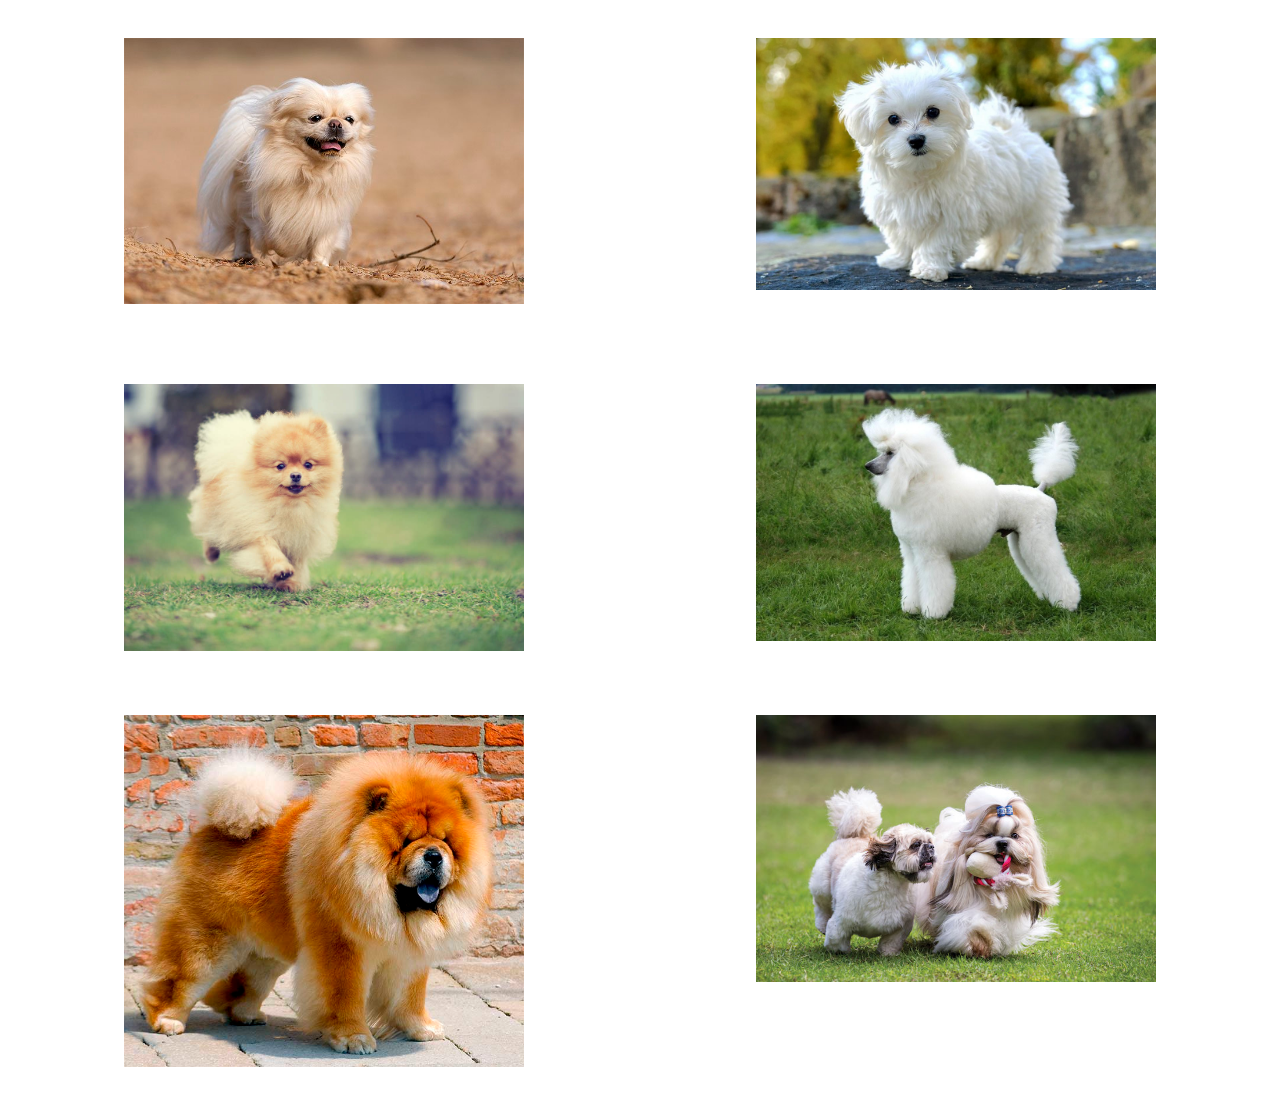
<file: Album/index.html>
<!DOCTYPE html>
<html lang="en">
<head>
    <meta charset="UTF-8">
    <meta name="viewport" content="width=device-width, initial-scale=1.0">
    <meta http-equiv="X-UA-Compatible" content="ie=edge">
    <link rel="stylesheet" href="style.css">
    <title>Album</title>
</head>
<body>
    <div class="column">
        <div class="row">
            <img src="dog1.jpg" alt="hund">
            <p></p>
        </div>
        <div class="row">
            <img src="dog2.jpg" alt="hund">
        </div>
        <div class="row">
            <img src="dog3.jpg" alt="hund">
        </div>
        <div class="row">
            <img src="dog4.jpg" alt="hund">
        </div>
        <div class="row">
            <img src="dog5.jpg" alt="hund">
        </div>
        <div class="row">
            <img src="dog6.jpg" alt="hund">
        </div>
     
    </div>
    
</body>
</html>
</file>
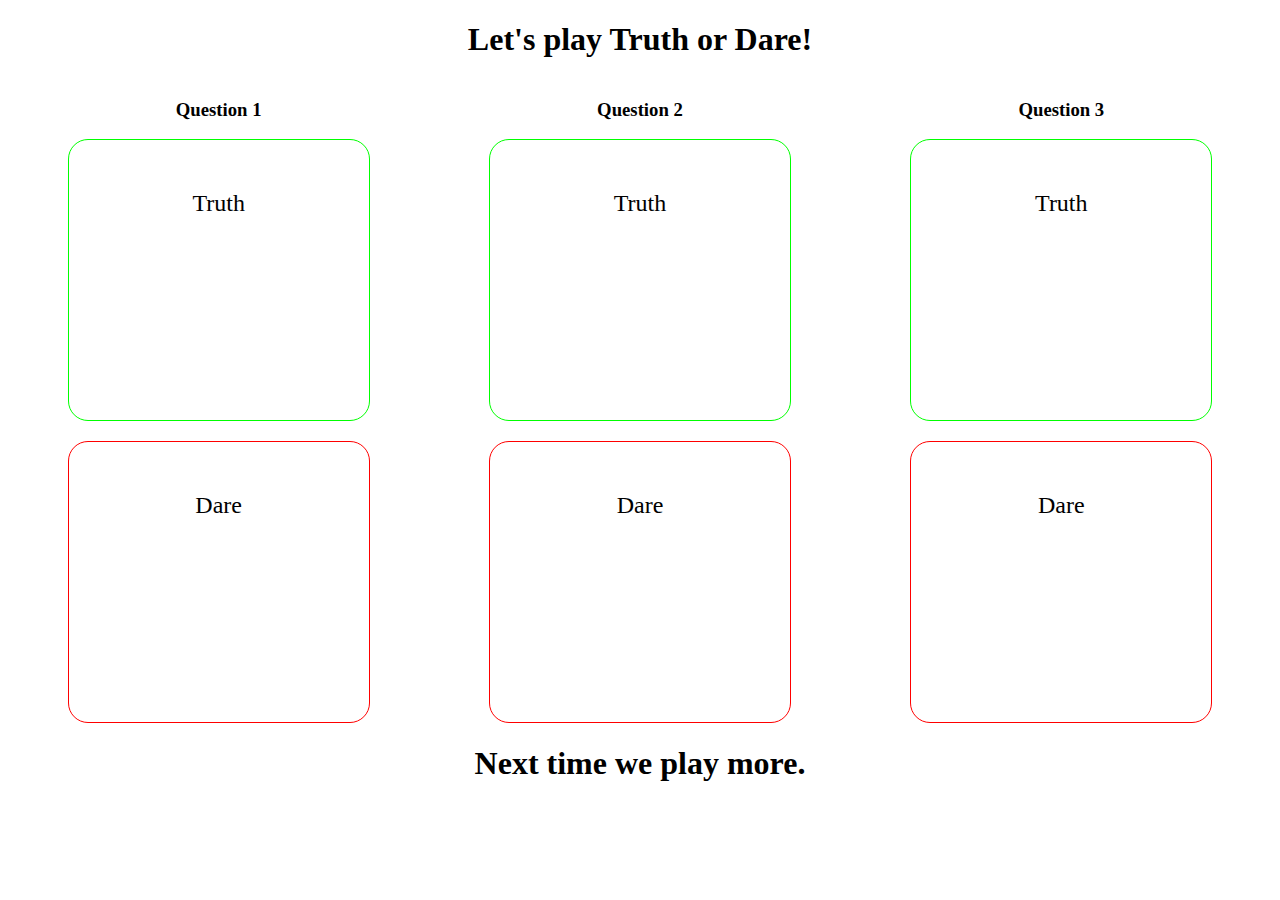
<file: trueordare Kopie.html>
<!DOCTYPE html>
<html lang="en">
<head>
    <meta charset="UTF-8">
    <meta name="viewport" content="width=device-width, initial-scale=1.0">
    <meta http-equiv="X-UA-Compatible" content="ie=edge">
    <title>true or dare</title>
    <link rel="stylesheet" href="styledare.css">
</head>
<body>
    <header>
        <h1>Let's play Truth or Dare!</h1>
    </header>
    <main>
        <div class="content">
            <div class="subject">
                <h3>Question 1</h3>
                <div class="hove" id="first" ><span>Truth</span>
                    <p>How your crush looks like</p> 
                </div>
                <div class="dare">
                    Dare
                    <p>Go and hug the Teacher</p>                    
                </div>
            </div>
            <div class="subject">
                <h3>Question 2</h3>
                <div class="hove" id="second"><span>Truth</span>
                    <p>Have you ever peed yourself?</p>
                </div>
                <div class="dare">
                    Dare
                    <p>Say laud that i am a looser</p>
                </div>
            </div>
            <div class="subject">
                <h3>Question 3</h3>
                <div class="hove" id="third"> <span>Truth</span>
                    <p>Do you ever talk to yourself in the mirror?</p>
                </div>
                <div class="dare">
                    Dare
                    <p>Make 10 push-ups.</p>
                </div>
            </div>
        </div>
    </main>
    <footer>
        <h1>Next time we play more.</h1>
    </footer>
    
</body>
</html>
</file>
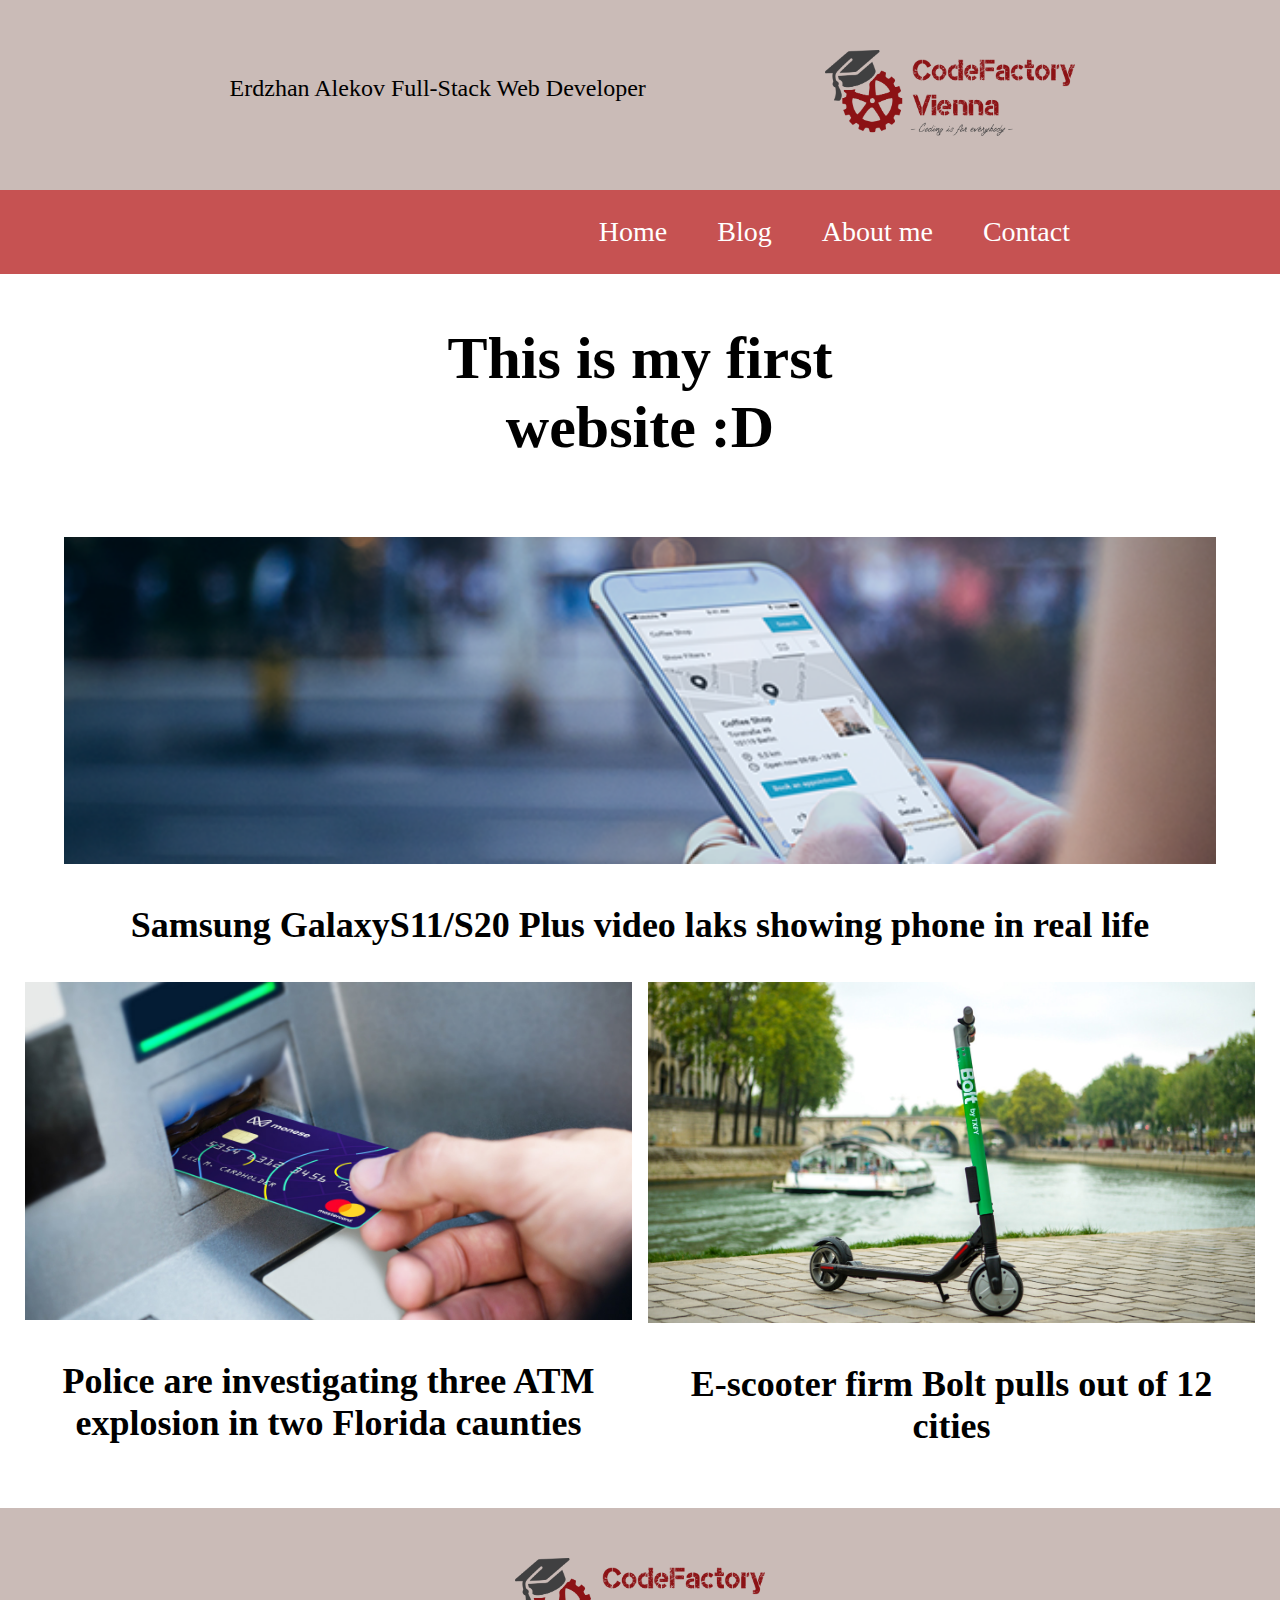
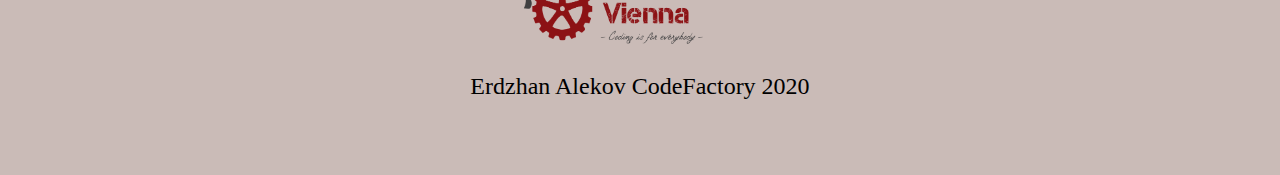
<file: responsive/homepage.html>
<!DOCTYPE html>
<html lang="en">
<head>
    <meta charset="UTF-8">
    <meta name="viewport" content="width=device-width, initial-scale=1.0">
    <meta http-equiv="X-UA-Compatible" content="ie=edge">
    <title>homepage</title>
    <link rel="stylesheet" href="style.css">
</head>
<body>
<header>
    <div class="head">
        <div class="logo">
            <p>Erdzhan Alekov Full-Stack Web Developer</p>
        </div>
        <div class="logo">
            <a href="homepage.html"><img src="img/logo.png" alt="logo"></a>
        </div>
    </div>
    <nav>
        <ul>
            <li><a href="homepage.html">Home</a></li>
            <li><a href="blog.html">Blog</a></li>
            <li><a href="aboutme.html">About me</a></li>
            <li><a href="contact.html">Contact</a></li>
        </ul>
    </nav>  
</header>
<main>
    <h1>This is my first website :D</h1>
    <div class="maincontent">
        <a href="homepage.html"><img src="img/phone1.png" alt="phone">
        <h3>Samsung GalaxyS11/S20 Plus video laks showing phone in real life</h3></a>
    </div>
    <div class="contain">
        <div class="item">
            <a href="homepage.html"><img src="img/Debit_card_ATM.jpg" alt="debitcard">
            <h3>Police are investigating three ATM explosion in two Florida caunties</h3></a>
        </div>
        <div class="item">
            <a href="homepage.html"><img src="img/Taxify-Scooters.jpg" alt="scooter">
            <h3>E-scooter firm Bolt pulls out of 12 cities</h3></a>
        </div>
    </div>
</main>
<footer>
    <a href="homepage.html"><img src="img/logo.png" alt="logo"></a>
    <p>Erdzhan Alekov CodeFactory 2020</p>
</footer>

</body>
</html>
</file>
<file: Album/style.css>
img {
  width: 400px;
  max-width: 100%; }

.column {
  display: flex;
  flex-wrap: wrap;
  justify-content: space-around; }

.row {
  padding: 30px; }

/*# sourceMappingURL=style.css.map */
</file>
<file: styledare.css>
h1{
    text-align: center;
}
.content{
    display: flex;
    justify-content: space-around;
    text-align: center;
}


.hove{
    height: 180px;
    width: 200px;
    border-radius: 20px;
    border: 1px solid lime;
    padding: 50px;
    font-size: 24px;

}

.dare{
    border: 1px solid red;
    margin-top: 20px;
    height: 180px;
    width: 200px;
    border-radius: 20px;
    padding: 50px;
    font-size: 24px;
}
.dare:hover{
    background-image: url("emoji.jpg");
    background-size: 300px;
    background-repeat: no-repeat;
    background-position: center;
    color: transparent;
    transform: rotate(-360deg);
    border-radius: 30px;
    width: 300px;
    height: 300px;
    -webkit-transition: all 1s ease-in-out;
    -moz-transition: all 1s ease-in-out;
    -o-transition: all 1s ease-in-out;
    transition: all 1s ease-in-out;
    font-size: 40px;
}
.dare p:hover{
    color: transparent;


}
.dare p:active{
    color: red;
    background-image: none;
    font-size: 40px;
}
p{
    color: transparent;
    height: 180px;
    font-size: 24px;
}

.hove:hover{
    background-color: lightgrey;
}
#first:active{
    background-image: url("wurst.png");
    background-size: 300px;
    background-repeat: no-repeat;
    background-position: center;
    color: transparent;
    -webkit-transform: rotate(-360deg);
    border-radius: 30px;
    width: 300px;
    height: 300px;
    -webkit-transition: all 1s ease-in-out;
    -moz-transition: all 1s ease-in-out;
    -o-transition: all 1s ease-in-out;
    transition: all 1s ease-in-out;
    font-size: 40px;
}
#second:active{
    background-image: url("pee.png");
    background-size: 300px;
    background-repeat: no-repeat;
    background-position: center;
    color: transparent;
    -webkit-transform: rotate(-360deg);
    border-radius: 30px;
    width: 300px;
    height: 300px;
    -webkit-transition: all 1s ease-in-out;
    -moz-transition: all 1s ease-in-out;
    -o-transition: all 1s ease-in-out;
    transition: all 1s ease-in-out;
    font-size: 40px;
}

#third:active{
    background-image: url("mirror.png");
    background-size: 300px;
    background-repeat: no-repeat;
    background-position: center;
    color: transparent;
    -webkit-transform: rotate(-360deg);
    border-radius: 30px;
    width: 300px;
    height: 300px;
    -webkit-transition: all 1s ease-in-out;
    -moz-transition: all 1s ease-in-out;
    -o-transition: all 1s ease-in-out;
    transition: all 1s ease-in-out;
    font-size: 40px;
}

.hove p:hover{
    color: darkgreen;
}
.hove p:active{
    color: transparent;
}
span:hover{
   height: 200px;   
   color: transparent;
   
}
</file>
<file: responsive/style.css>
body {
  margin: 0;
  padding: 0;
  box-sizing: border-box; }

.head {
  background-color: #CABBB7;
  display: flex;
  justify-content: space-evenly;
  padding: 50px; }

p {
  font-size: 24px; }

header p {
  margin: 25px; }

header img {
  width: 250px; }

nav {
  background-color: #C65252;
  padding: 10px; }

ul {
  display: flex;
  justify-content: flex-end;
  margin-right: 200px; }

li {
  list-style: none;
  font-size: 28px;
  padding-left: 50px; }

a {
  text-decoration: none;
  color: white; }

h1 {
  text-align: center;
  font-size: 60px;
  max-width: 500px;
  margin: auto;
  padding: 50px; }

h3 {
  font-size: 36px;
  color: black; }

.maincontent {
  margin: auto;
  text-align: center;
  margin-top: 25px; }

.maincontent img {
  width: 90%; }

.contain {
  column-count: 2;
  text-align: center;
  margin: 25px; }

.contain img {
  width: 100%; }

.contain h3 {
  max-width: 100%; }

footer {
  background-color: #CABBB7;
  display: block;
  justify-content: space-evenly;
  padding: 50px;
  text-align: center; }

footer img {
  width: 250px; }

footer p {
  margin: 25px; }

@media screen and (max-width: 1024px) {
  nav {
    display: flex;
    justify-content: space-between; }

  .contain {
    display: flex;
    flex-wrap: wrap;
    flex-direction: row; } }

/*# sourceMappingURL=style.css.map */
</file>
